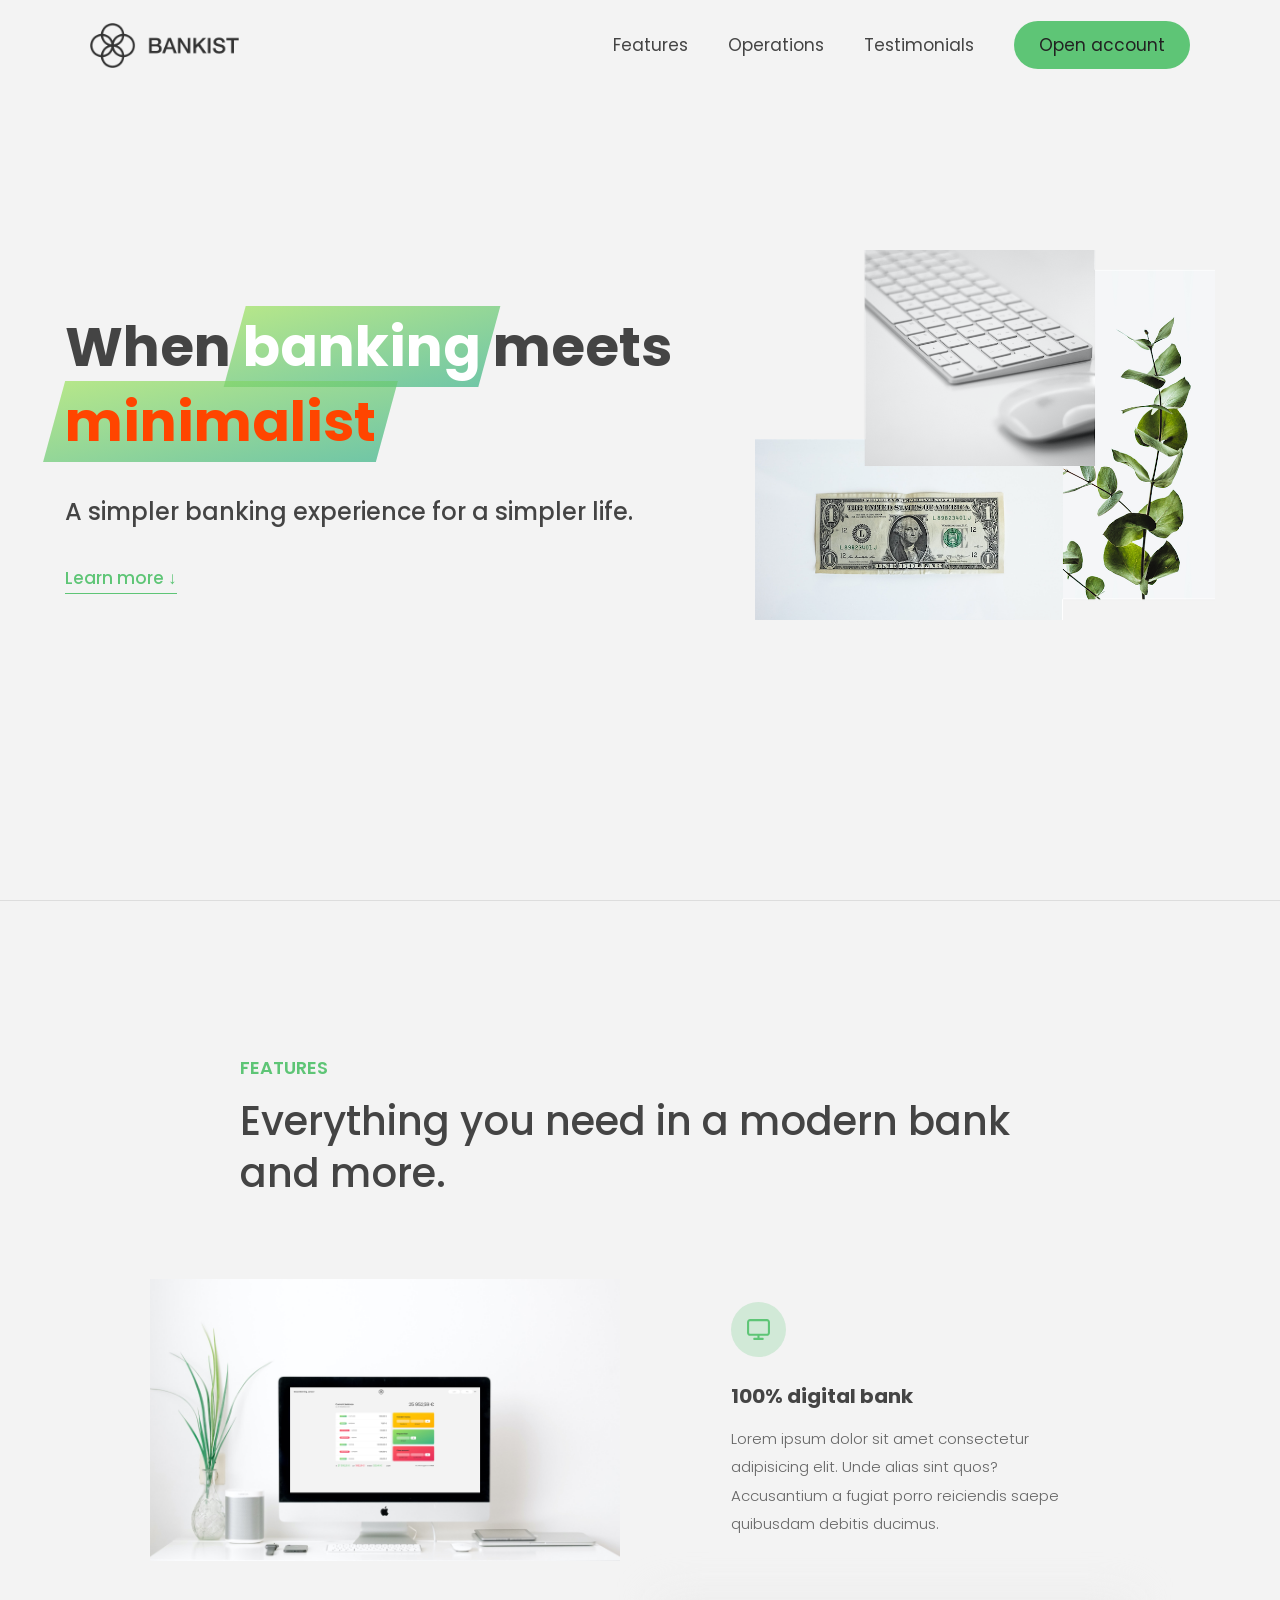
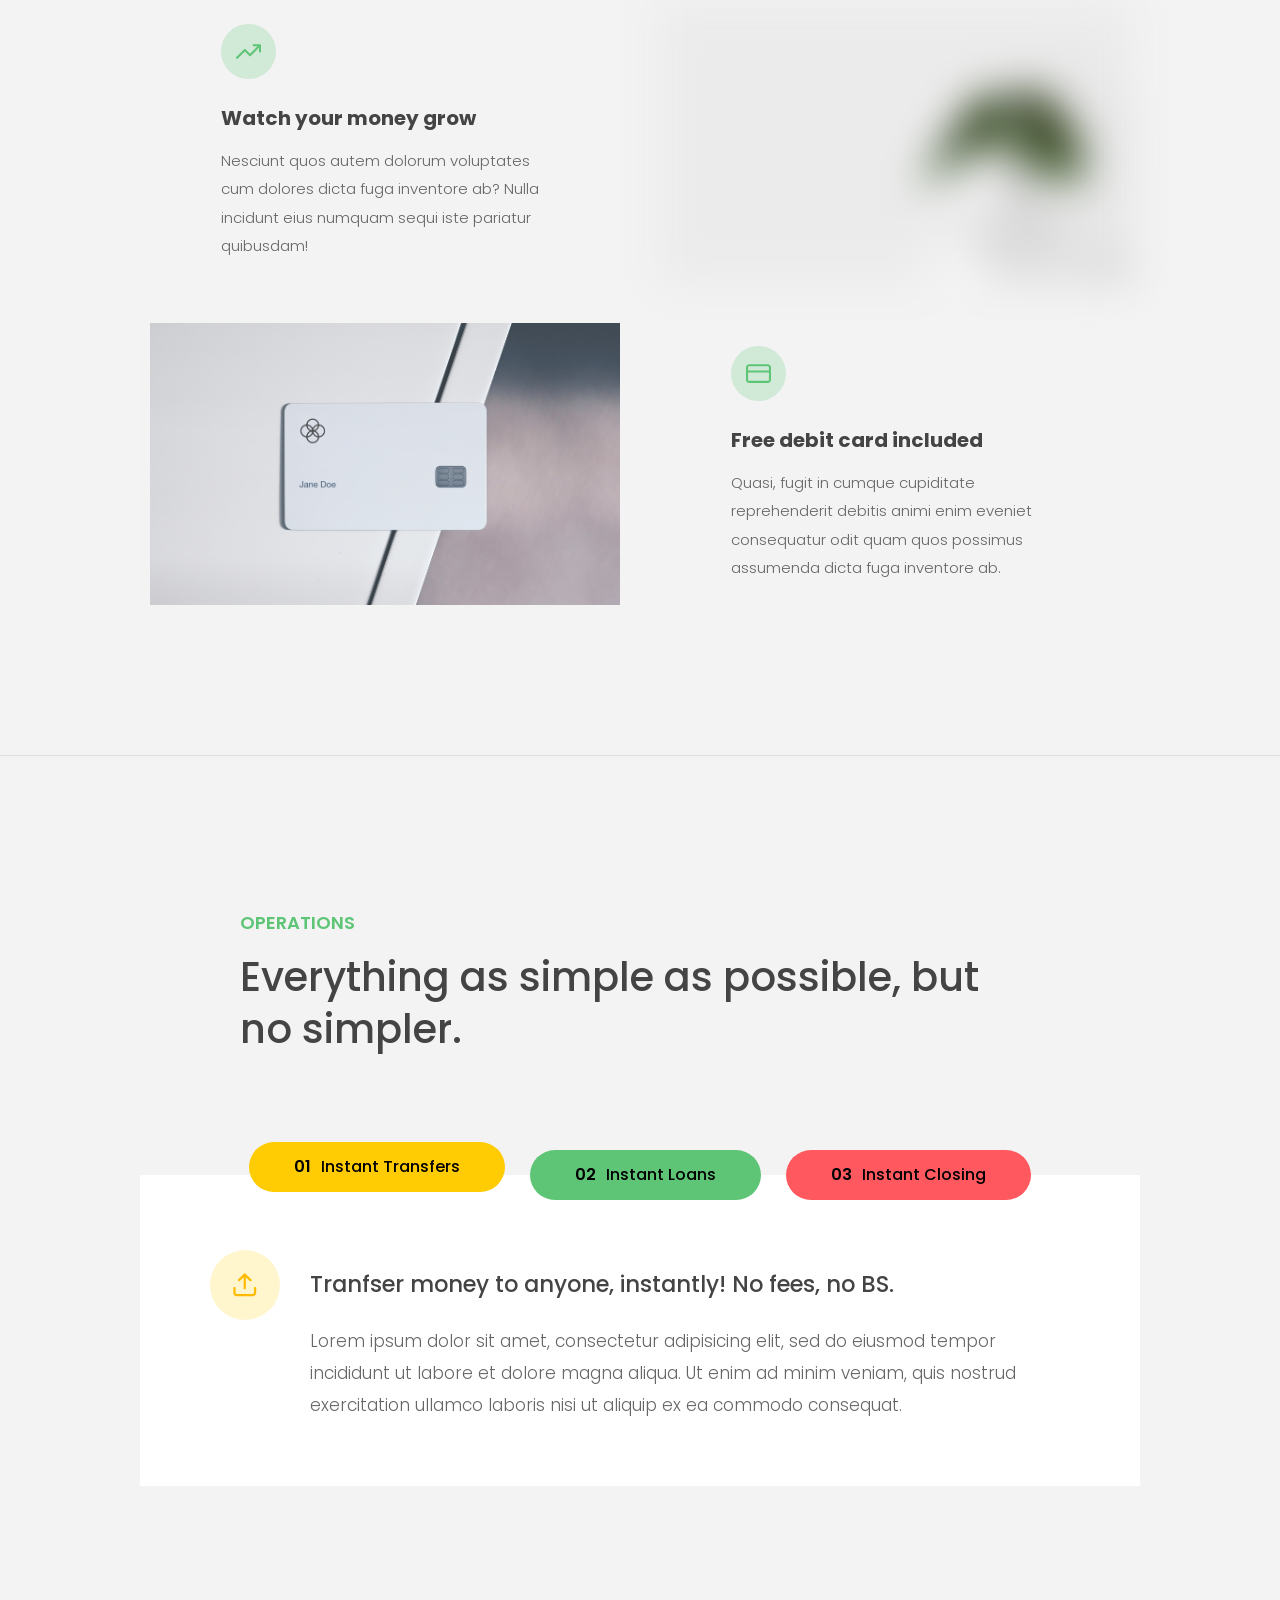
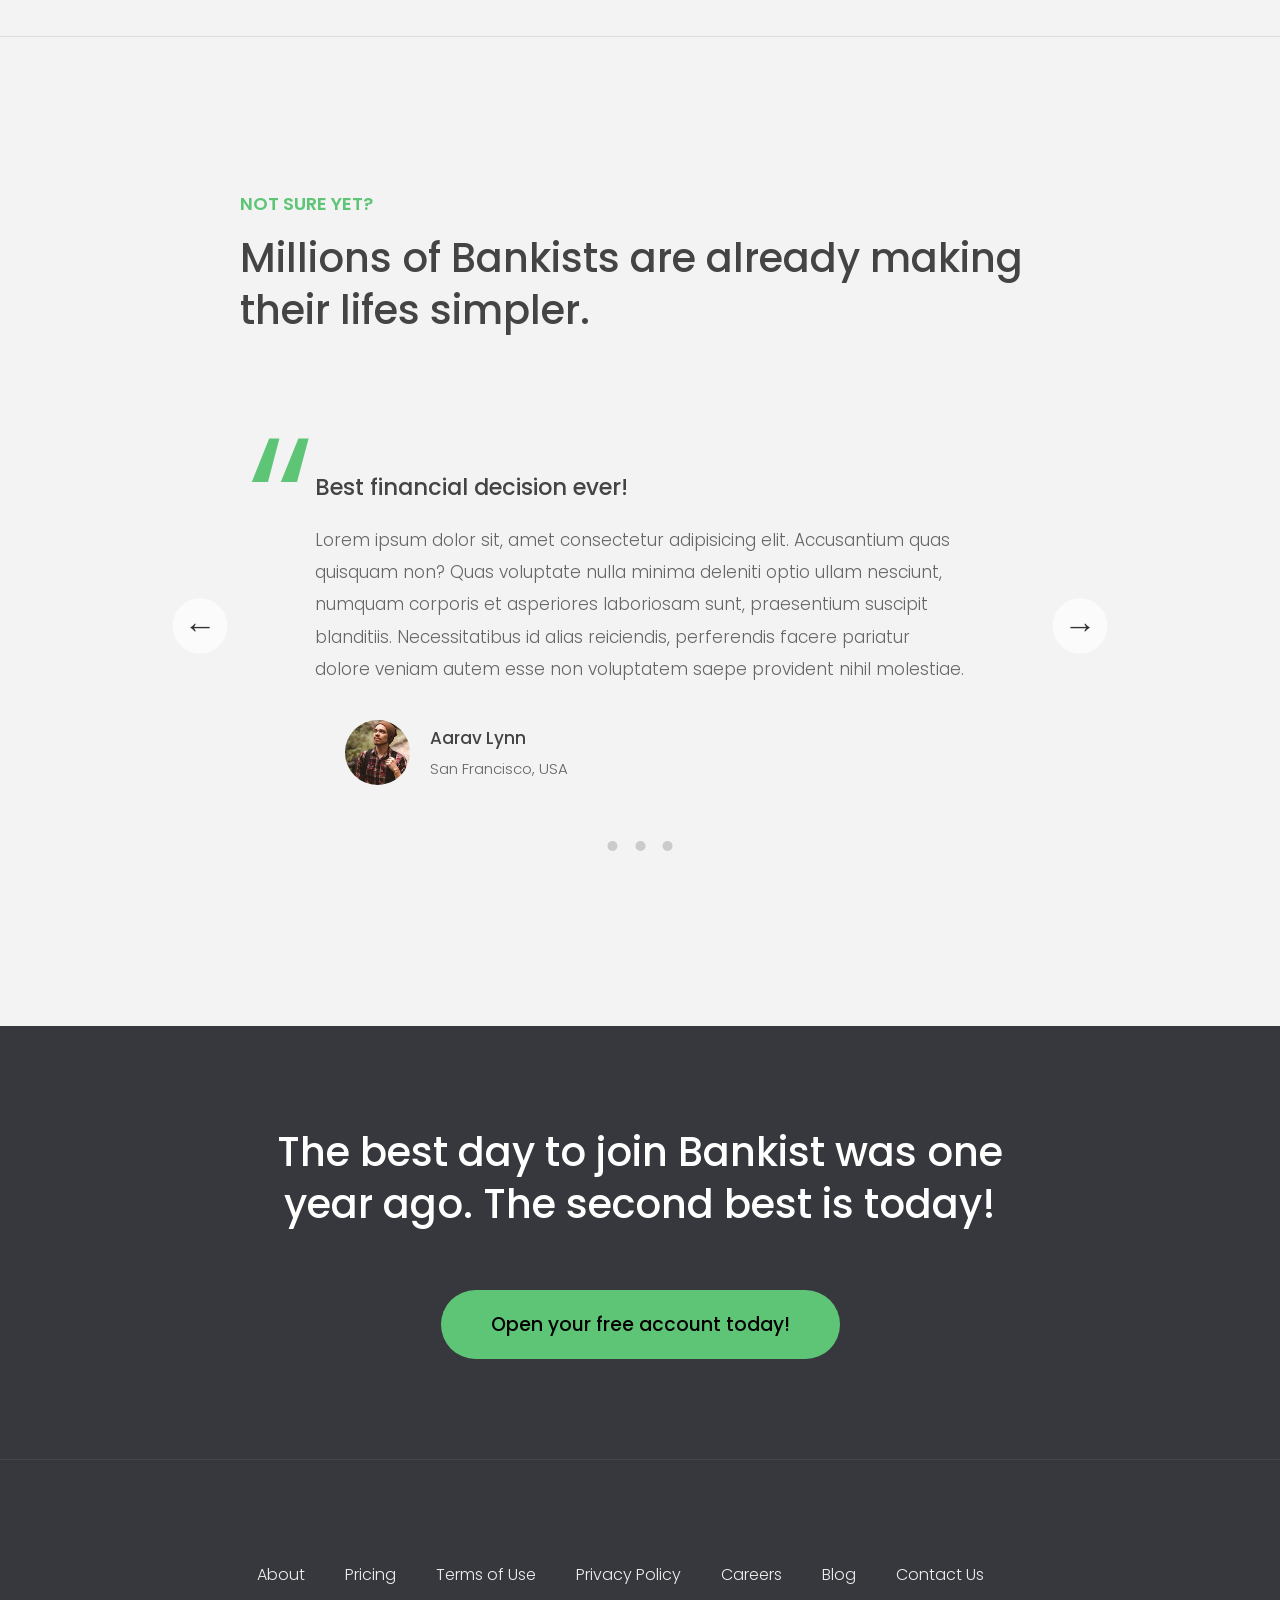
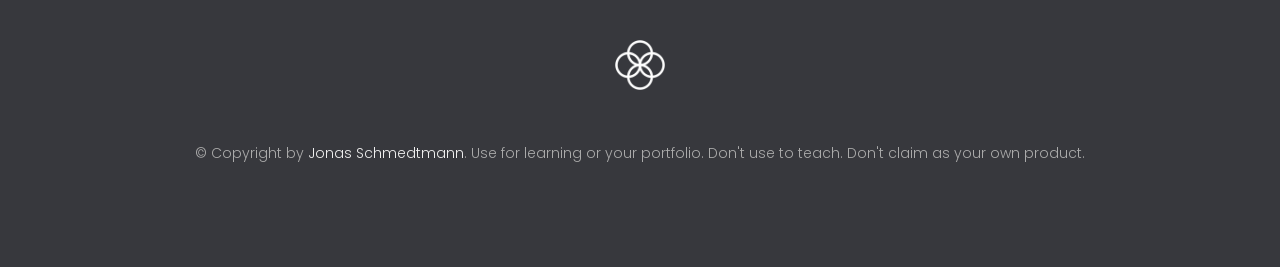
<file: index.html>
<!DOCTYPE html>
<html lang="en">
  <head>
    <meta charset="UTF-8" />
    <meta name="viewport" content="width=device-width, initial-scale=1.0" />
    <meta http-equiv="X-UA-Compatible" content="ie=edge" />
    <link rel="shortcut icon" type="image/png" href="img/icon.png" />

    <link
      href="https://fonts.googleapis.com/css?family=Poppins:300,400,500,600&display=swap"
      rel="stylesheet"
    />
    <link rel="stylesheet" href="style.css" />
    <title>Bankist | When Banking meets Minimalist</title>
  </head>
  <body>
    <header class="header">
      <nav class="nav">
        <img
          src="img/logo.png"
          alt="Bankist logo"
          class="nav__logo"
          id="logo"
          designer="Alan"
          data-version-n="3"
        />
        <ul class="nav__links">
          <li class="nav__item">
            <a class="nav__link" href="#section--1">Features</a>
          </li>
          <li class="nav__item">
            <a class="nav__link" href="#section--2">Operations</a>
          </li>
          <li class="nav__item">
            <a class="nav__link" href="#section--3">Testimonials</a>
          </li>
          <li class="nav__item">
            <a class="nav__link nav__link--btn btn--show-modal" href="#"
              >Open account</a
            >
          </li>
        </ul>
      </nav>

      <div class="header__title">
        <h1>
          When
          <!-- Green highlight effect -->
          <span class="highlight">banking</span>
          meets<br />
          <span class="highlight">minimalist</span>
        </h1>
        <h4>A simpler banking experience for a simpler life.</h4>
        <button class="btn--text btn--scroll-to">Learn more &DownArrow;</button>
        <img
          src="img/hero.png"
          class="header__img"
          alt="Minimalist bank items"
        />
      </div>
      <script defer src="script.js"></script>
    </header>

    <section class="section" id="section--1">
      <div class="section__title">
        <h2 class="section__description">Features</h2>
        <h3 class="section__header">
          Everything you need in a modern bank and more.
        </h3>
      </div>

      <div class="features">
        <img
          src="img/digital-lazy.jpg"
          data-src="img/digital.jpg"
          alt="Computer"
          class="features__img lazy-img"
        />
        <div class="features__feature">
          <div class="features__icon">
            <svg>
              <use xlink:href="img/icons.svg#icon-monitor"></use>
            </svg>
          </div>
          <h5 class="features__header">100% digital bank</h5>
          <p>
            Lorem ipsum dolor sit amet consectetur adipisicing elit. Unde alias
            sint quos? Accusantium a fugiat porro reiciendis saepe quibusdam
            debitis ducimus.
          </p>
        </div>

        <div class="features__feature">
          <div class="features__icon">
            <svg>
              <use xlink:href="img/icons.svg#icon-trending-up"></use>
            </svg>
          </div>
          <h5 class="features__header">Watch your money grow</h5>
          <p>
            Nesciunt quos autem dolorum voluptates cum dolores dicta fuga
            inventore ab? Nulla incidunt eius numquam sequi iste pariatur
            quibusdam!
          </p>
        </div>
        <img
          src="img/grow-lazy.jpg"
          data-src="img/grow.jpg"
          alt="Plant"
          class="features__img lazy-img"
        />

        <img
          src="img/card-lazy.jpg"
          data-src="img/card.jpg"
          alt="Credit card"
          class="features__img lazy-img"
        />
        <div class="features__feature">
          <div class="features__icon">
            <svg>
              <use xlink:href="img/icons.svg#icon-credit-card"></use>
            </svg>
          </div>
          <h5 class="features__header">Free debit card included</h5>
          <p>
            Quasi, fugit in cumque cupiditate reprehenderit debitis animi enim
            eveniet consequatur odit quam quos possimus assumenda dicta fuga
            inventore ab.
          </p>
        </div>
      </div>
    </section>

    <section class="section" id="section--2">
      <div class="section__title">
        <h2 class="section__description">Operations</h2>
        <h3 class="section__header">
          Everything as simple as possible, but no simpler.
        </h3>
      </div>

      <div class="operations">
        <div class="operations__tab-container">
          <button
            class="btn operations__tab operations__tab--1 operations__tab--active"
            data-tab="1"
          >
            <span>01</span>Instant Transfers
          </button>
          <button class="btn operations__tab operations__tab--2" data-tab="2">
            <span>02</span>Instant Loans
          </button>
          <button class="btn operations__tab operations__tab--3" data-tab="3">
            <span>03</span>Instant Closing
          </button>
        </div>
        <div
          class="operations__content operations__content--1 operations__content--active"
        >
          <div class="operations__icon operations__icon--1">
            <svg>
              <use xlink:href="img/icons.svg#icon-upload"></use>
            </svg>
          </div>
          <h5 class="operations__header">
            Tranfser money to anyone, instantly! No fees, no BS.
          </h5>
          <p>
            Lorem ipsum dolor sit amet, consectetur adipisicing elit, sed do
            eiusmod tempor incididunt ut labore et dolore magna aliqua. Ut enim
            ad minim veniam, quis nostrud exercitation ullamco laboris nisi ut
            aliquip ex ea commodo consequat.
          </p>
        </div>

        <div class="operations__content operations__content--2">
          <div class="operations__icon operations__icon--2">
            <svg>
              <use xlink:href="img/icons.svg#icon-home"></use>
            </svg>
          </div>
          <h5 class="operations__header">
            Buy a home or make your dreams come true, with instant loans.
          </h5>
          <p>
            Duis aute irure dolor in reprehenderit in voluptate velit esse
            cillum dolore eu fugiat nulla pariatur. Excepteur sint occaecat
            cupidatat non proident, sunt in culpa qui officia deserunt mollit
            anim id est laborum.
          </p>
        </div>
        <div class="operations__content operations__content--3">
          <div class="operations__icon operations__icon--3">
            <svg>
              <use xlink:href="img/icons.svg#icon-user-x"></use>
            </svg>
          </div>
          <h5 class="operations__header">
            No longer need your account? No problem! Close it instantly.
          </h5>
          <p>
            Excepteur sint occaecat cupidatat non proident, sunt in culpa qui
            officia deserunt mollit anim id est laborum. Ut enim ad minim
            veniam, quis nostrud exercitation ullamco laboris nisi ut aliquip ex
            ea commodo consequat.
          </p>
        </div>
      </div>
    </section>

    <section class="section" id="section--3">
      <div class="section__title section__title--testimonials">
        <h2 class="section__description">Not sure yet?</h2>
        <h3 class="section__header">
          Millions of Bankists are already making their lifes simpler.
        </h3>
      </div>

      <div class="slider">
        <div class="slide slide--1">
          <div class="testimonial">
            <h5 class="testimonial__header">Best financial decision ever!</h5>
            <blockquote class="testimonial__text">
              Lorem ipsum dolor sit, amet consectetur adipisicing elit.
              Accusantium quas quisquam non? Quas voluptate nulla minima
              deleniti optio ullam nesciunt, numquam corporis et asperiores
              laboriosam sunt, praesentium suscipit blanditiis. Necessitatibus
              id alias reiciendis, perferendis facere pariatur dolore veniam
              autem esse non voluptatem saepe provident nihil molestiae.
            </blockquote>
            <address class="testimonial__author">
              <img src="img/user-1.jpg" alt="" class="testimonial__photo" />
              <h6 class="testimonial__name">Aarav Lynn</h6>
              <p class="testimonial__location">San Francisco, USA</p>
            </address>
          </div>
        </div>

        <div class="slide slide--2">
          <div class="testimonial">
            <h5 class="testimonial__header">
              The last step to becoming a complete minimalist
            </h5>
            <blockquote class="testimonial__text">
              Quisquam itaque deserunt ullam, quia ea repellendus provident,
              ducimus neque ipsam modi voluptatibus doloremque, corrupti
              laborum. Incidunt numquam perferendis veritatis neque repellendus.
              Lorem, ipsum dolor sit amet consectetur adipisicing elit. Illo
              deserunt exercitationem deleniti.
            </blockquote>
            <address class="testimonial__author">
              <img src="img/user-2.jpg" alt="" class="testimonial__photo" />
              <h6 class="testimonial__name">Miyah Miles</h6>
              <p class="testimonial__location">London, UK</p>
            </address>
          </div>
        </div>

        <div class="slide slide--3">
          <div class="testimonial">
            <h5 class="testimonial__header">
              Finally free from old-school banks
            </h5>
            <blockquote class="testimonial__text">
              Debitis, nihil sit minus suscipit magni aperiam vel tenetur
              incidunt commodi architecto numquam omnis nulla autem,
              necessitatibus blanditiis modi similique quidem. Odio aliquam
              culpa dicta beatae quod maiores ipsa minus consequatur error sunt,
              deleniti saepe aliquid quos inventore sequi. Necessitatibus id
              alias reiciendis, perferendis facere.
            </blockquote>
            <address class="testimonial__author">
              <img src="img/user-3.jpg" alt="" class="testimonial__photo" />
              <h6 class="testimonial__name">Francisco Gomes</h6>
              <p class="testimonial__location">Lisbon, Portugal</p>
            </address>
          </div>
        </div>
        <!-- 
        <div class="slide"><img src="img/img-1.jpg" alt="Photo 1" /></div>
        <div class="slide"><img src="img/img-2.jpg" alt="Photo 2" /></div>
        <div class="slide"><img src="img/img-3.jpg" alt="Photo 3" /></div>
        <div class="slide"><img src="img/img-4.jpg" alt="Photo 4" /></div> -->
        <button class="slider__btn slider__btn--left">&larr;</button>
        <button class="slider__btn slider__btn--right">&rarr;</button>
        <div class="dots"></div>
      </div>
    </section>

    <section class="section section--sign-up">
      <div class="section__title">
        <h3 class="section__header">
          The best day to join Bankist was one year ago. The second best is
          today!
        </h3>
      </div>
      <button class="btn btn--show-modal">Open your free account today!</button>
    </section>

    <footer class="footer">
      <ul class="footer__nav">
        <li class="footer__item">
          <a class="footer__link" href="#">About</a>
        </li>
        <li class="footer__item">
          <a class="footer__link" href="#">Pricing</a>
        </li>
        <li class="footer__item">
          <a class="footer__link" href="#">Terms of Use</a>
        </li>
        <li class="footer__item">
          <a class="footer__link" href="#">Privacy Policy</a>
        </li>
        <li class="footer__item">
          <a class="footer__link" href="#">Careers</a>
        </li>
        <li class="footer__item">
          <a class="footer__link" href="#">Blog</a>
        </li>
        <li class="footer__item">
          <a class="footer__link" href="#">Contact Us</a>
        </li>
      </ul>
      <img src="img/icon.png" alt="Logo" class="footer__logo" />
      <p class="footer__copyright">
        &copy; Copyright by
        <a
          class="footer__link twitter-link"
          target="_blank"
          href="https://twitter.com/jonasschmedtman"
          >Jonas Schmedtmann</a
        >. Use for learning or your portfolio. Don't use to teach. Don't claim
        as your own product.
      </p>
    </footer>

    <div class="modal hidden">
      <button class="btn--close-modal">&times;</button>
      <h2 class="modal__header">
        Open your bank account <br />
        in just <span class="highlight">5 minutes</span>
      </h2>
      <form class="modal__form" action="index2.html" method="GET">
        <label>First Name</label>
        <input type="text" required />
        <label>Last Name</label>
        <input type="text" required />
        <label>Email Address</label>
        <input type="email" required />
        <button class="btn" type="submit">Next step &rarr;</button>
      </form>
    </div>
    <div class="overlay hidden"></div>

    <!-- <script src="script.js"></script> -->
  </body>
</html>
</file>
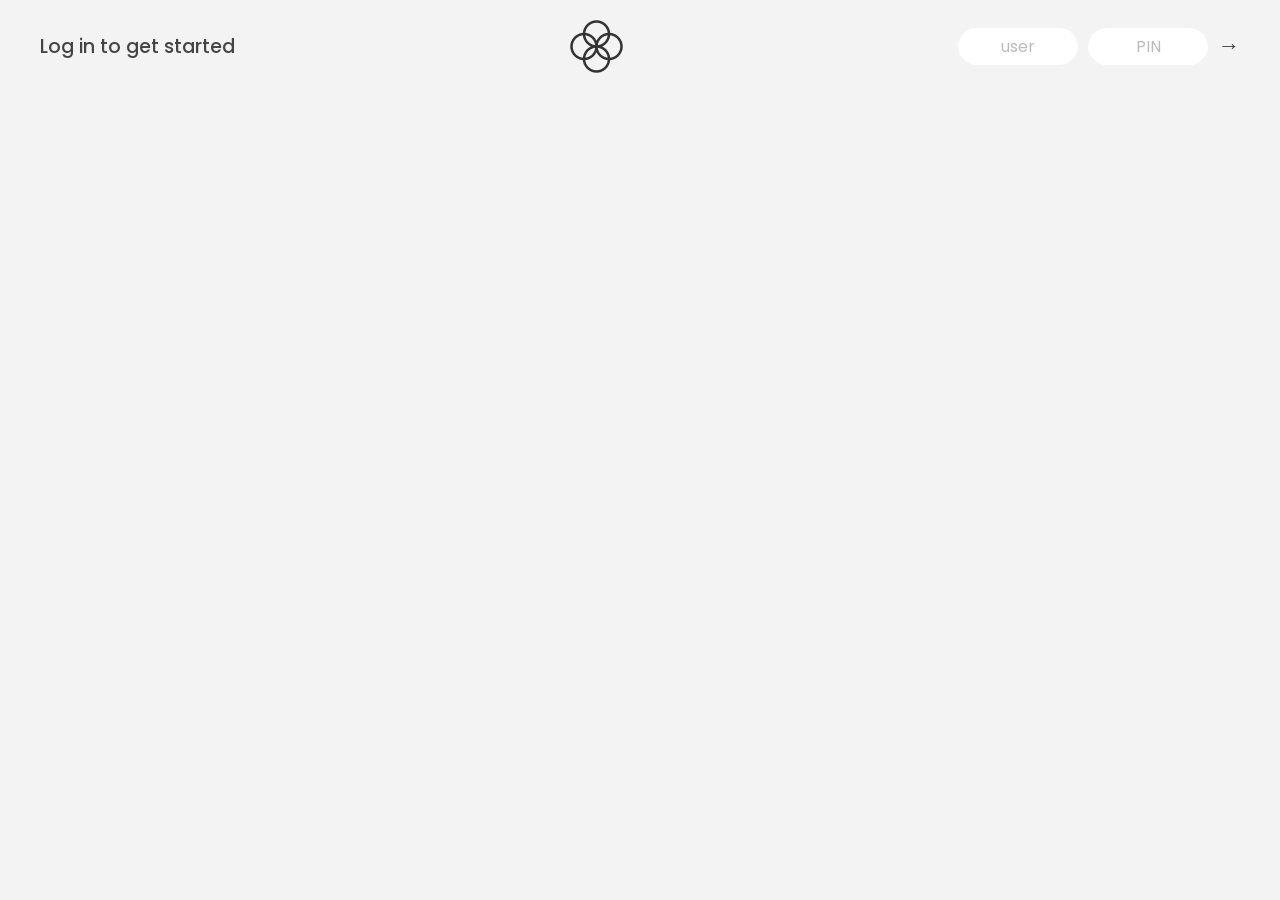
<file: index2.html>
<!DOCTYPE html>
<html lang="en">
  <head>
    <meta charset="UTF-8" />
    <meta name="viewport" content="width=device-width, initial-scale=1.0" />
    <meta http-equiv="X-UA-Compatible" content="ie=edge" />
    <link rel="shortcut icon" type="image/png" href="/icon.png" />

    <link
      href="https://fonts.googleapis.com/css?family=Poppins:400,500,600&display=swap"
      rel="stylesheet"
    />

    <link rel="stylesheet" href="general.css" />
    <title>Bankist</title>
  </head>
  <body>
    <!-- TOP NAVIGATION -->
    <nav>
      <p class="welcome">Log in to get started</p>
      <img src="logo.png" alt="Logo" class="logo" />
      <form class="login">
        <input
          type="text"
          placeholder="user"
          class="login__input login__input--user"
        />
        <!-- In practice, use type="password" -->
        <input
          type="text"
          placeholder="PIN"
          maxlength="4"
          class="login__input login__input--pin"
        />
        <button class="login__btn">&rarr;</button>
      </form>
    </nav>

    <main class="app">
      <!-- BALANCE -->
      <div class="balance">
        <div>
          <p class="balance__label">Current balance</p>
          <p class="balance__date">
            As of <span class="date">05/03/2037</span>
          </p>
        </div>
        <p class="balance__value">0000€</p>
      </div>

      <!-- MOVEMENTS -->
      <div class="movements">
        <div class="movements__row">
          <div class="movements__type movements__type--deposit">2 deposit</div>
          <div class="movements__date">3 days ago</div>
          <div class="movements__value">4 000€</div>
        </div>
        <div class="movements__row">
          <div class="movements__type movements__type--withdrawal">
            1 withdrawal
          </div>
          <div class="movements__date">24/01/2037</div>
          <div class="movements__value">-378€</div>
        </div>
      </div>

      <!-- SUMMARY -->
      <div class="summary">
        <p class="summary__label">In</p>
        <p class="summary__value summary__value--in">0000€</p>
        <p class="summary__label">Out</p>
        <p class="summary__value summary__value--out">0000€</p>
        <p class="summary__label">Interest</p>
        <p class="summary__value summary__value--interest">0000€</p>
        <button class="btn--sort">&downarrow; SORT</button>
      </div>

      <!-- OPERATION: TRANSFERS -->
      <div class="operation operation--transfer">
        <h2>Transfer money</h2>
        <form class="form form--transfer">
          <input type="text" class="form__input form__input--to" />
          <input type="number" class="form__input form__input--amount" />
          <button class="form__btn form__btn--transfer">&rarr;</button>
          <label class="form__label">Transfer to</label>
          <label class="form__label">Amount</label>
        </form>
      </div>

      <!-- OPERATION: LOAN -->
      <div class="operation operation--loan">
        <h2>Request loan</h2>
        <form class="form form--loan">
          <input type="number" class="form__input form__input--loan-amount" />
          <button class="form__btn form__btn--loan">&rarr;</button>
          <label class="form__label form__label--loan">Amount</label>
        </form>
      </div>

      <!-- OPERATION: CLOSE -->
      <div class="operation operation--close">
        <h2>Close account</h2>
        <form class="form form--close">
          <input type="text" class="form__input form__input--user" />
          <input
            type="password"
            maxlength="6"
            class="form__input form__input--pin"
          />
          <button class="form__btn form__btn--close">&rarr;</button>
          <label class="form__label">Confirm user</label>
          <label class="form__label">Confirm PIN</label>
        </form>
      </div>

      <!-- LOGOUT TIMER -->
      <p class="logout-timer">
        You will be logged out in <span class="timer">05:00</span>
      </p>
    </main>

    <!-- <footer>
      &copy; by Jonas Schmedtmann. Don't claim as your own :)
    </footer> -->

    <script src="script2.js"></script>
  </body>
</html>
</file>
<file: style.css>
/* The page is NOT responsive. You can implement responsiveness yourself if you wanna have some fun 😃 */

:root {
  --color-primary: #5ec576;
  --color-secondary: #ffcb03;
  --color-tertiary: #ff585f;
  --color-primary-darker: #4bbb7d;
  --color-secondary-darker: #ffbb00;
  --color-tertiary-darker: #fd424b;
  --color-primary-opacity: #5ec5763a;
  --color-secondary-opacity: #ffcd0331;
  --color-tertiary-opacity: #ff58602d;
  --gradient-primary: linear-gradient(to top left, #39b385, #9be15d);
  --gradient-secondary: linear-gradient(to top left, #ffb003, #ffcb03);
}

* {
  margin: 0;
  padding: 0;
  box-sizing: inherit;
}

html {
  font-size: 62.5%;
  box-sizing: border-box;
}

body {
  font-family: 'Poppins', sans-serif;
  font-weight: 300;
  color: #444;
  line-height: 1.9;
  background-color: #f3f3f3;
}

/* GENERAL ELEMENTS */
.section {
  padding: 15rem 3rem;
  border-top: 1px solid #ddd;

  transition: transform 1s, opacity 1s;
}

.section--hidden {
  opacity: 0;
  transform: translateY(8rem);
}

.section__title {
  max-width: 80rem;
  margin: 0 auto 8rem auto;
}

.section__description {
  font-size: 1.8rem;
  font-weight: 600;
  text-transform: uppercase;
  color: var(--color-primary);
  margin-bottom: 1rem;
}

.section__header {
  font-size: 4rem;
  line-height: 1.3;
  font-weight: 500;
}

.btn {
  display: inline-block;
  background-color: var(--color-primary);
  font-size: 1.6rem;
  font-family: inherit;
  font-weight: 500;
  border: none;
  padding: 1.25rem 4.5rem;
  border-radius: 10rem;
  cursor: pointer;
  transition: all 0.3s;
}

.btn:hover {
  background-color: var(--color-primary-darker);
}

.btn--text {
  display: inline-block;
  background: none;
  font-size: 1.7rem;
  font-family: inherit;
  font-weight: 500;
  color: var(--color-primary);
  border: none;
  border-bottom: 1px solid currentColor;
  padding-bottom: 2px;
  cursor: pointer;
  transition: all 0.3s;
}

p {
  color: #666;
}

/* This is BAD for accessibility! Don't do in the real world! */
button:focus {
  outline: none;
}

img {
  transition: filter 0.5s;
}

.lazy-img {
  filter: blur(20px);
}

/* NAVIGATION */
.nav {
  display: flex;
  justify-content: space-between;
  align-items: center;
  height: 9rem;
  width: 100%;
  padding: 0 6rem;
  z-index: 100;
}

/* nav and stickly class at the same time */
.nav.sticky {
  position: fixed;
  background-color: rgba(255, 255, 255, 0.95);
}

.nav__logo {
  height: 4.5rem;
  transition: all 0.3s;
}

.nav__links {
  display: flex;
  align-items: center;
  list-style: none;
}

.nav__item {
  margin-left: 4rem;
}

.nav__link:link,
.nav__link:visited {
  font-size: 1.7rem;
  font-weight: 400;
  color: inherit;
  text-decoration: none;
  display: block;
  transition: all 0.3s;
}

.nav__link--btn:link,
.nav__link--btn:visited {
  padding: 0.8rem 2.5rem;
  border-radius: 3rem;
  background-color: var(--color-primary);
  color: #222;
}

.nav__link--btn:hover,
.nav__link--btn:active {
  color: inherit;
  background-color: var(--color-primary-darker);
  color: #333;
}

/* HEADER */
.header {
  padding: 0 3rem;
  height: 100vh;
  display: flex;
  flex-direction: column;
  align-items: center;
}

.header__title {
  flex: 1;

  max-width: 115rem;
  display: grid;
  grid-template-columns: 3fr 2fr;
  row-gap: 3rem;
  align-content: center;
  justify-content: center;

  align-items: start;
  justify-items: start;
}

h1 {
  font-size: 5.5rem;
  line-height: 1.35;
}

h4 {
  font-size: 2.4rem;
  font-weight: 500;
}

.header__img {
  width: 100%;
  grid-column: 2 / 3;
  grid-row: 1 / span 4;
  transform: translateY(-6rem);
}

.highlight {
  position: relative;
}

.highlight::after {
  display: block;
  content: '';
  position: absolute;
  bottom: 0;
  left: 0;
  height: 100%;
  width: 100%;
  z-index: -1;
  opacity: 0.7;
  transform: scale(1.07, 1.05) skewX(-15deg);
  background-image: var(--gradient-primary);
}

/* FEATURES */
.features {
  display: grid;
  grid-template-columns: 1fr 1fr;
  gap: 4rem;
  margin: 0 12rem;
}

.features__img {
  width: 100%;
}

.features__feature {
  align-self: center;
  justify-self: center;
  width: 70%;
  font-size: 1.5rem;
}

.features__icon {
  display: flex;
  align-items: center;
  justify-content: center;
  background-color: var(--color-primary-opacity);
  height: 5.5rem;
  width: 5.5rem;
  border-radius: 50%;
  margin-bottom: 2rem;
}

.features__icon svg {
  height: 2.5rem;
  width: 2.5rem;
  fill: var(--color-primary);
}

.features__header {
  font-size: 2rem;
  margin-bottom: 1rem;
}

/* OPERATIONS */
.operations {
  max-width: 100rem;
  margin: 12rem auto 0 auto;

  background-color: #fff;
}

.operations__tab-container {
  display: flex;
  justify-content: center;
}

.operations__tab {
  margin-right: 2.5rem;
  transform: translateY(-50%);
}

.operations__tab span {
  margin-right: 1rem;
  font-weight: 600;
  display: inline-block;
}

.operations__tab--1 {
  background-color: var(--color-secondary);
}

.operations__tab--1:hover {
  background-color: var(--color-secondary-darker);
}

.operations__tab--3 {
  background-color: var(--color-tertiary);
  margin: 0;
}

.operations__tab--3:hover {
  background-color: var(--color-tertiary-darker);
}

.operations__tab--active {
  transform: translateY(-66%);
}

.operations__content {
  display: none;

  /* JUST PRESENTATIONAL */
  font-size: 1.7rem;
  padding: 2.5rem 7rem 6.5rem 7rem;
}

.operations__content--active {
  display: grid;
  grid-template-columns: 7rem 1fr;
  column-gap: 3rem;
  row-gap: 0.5rem;
}

.operations__header {
  font-size: 2.25rem;
  font-weight: 500;
  align-self: center;
}

.operations__icon {
  display: flex;
  align-items: center;
  justify-content: center;
  height: 7rem;
  width: 7rem;
  border-radius: 50%;
}

.operations__icon svg {
  height: 2.75rem;
  width: 2.75rem;
}

.operations__content p {
  grid-column: 2;
}

.operations__icon--1 {
  background-color: var(--color-secondary-opacity);
}
.operations__icon--2 {
  background-color: var(--color-primary-opacity);
}
.operations__icon--3 {
  background-color: var(--color-tertiary-opacity);
}
.operations__icon--1 svg {
  fill: var(--color-secondary-darker);
}
.operations__icon--2 svg {
  fill: var(--color-primary);
}
.operations__icon--3 svg {
  fill: var(--color-tertiary);
}

/* SLIDER */

.slider {
  width: 80vw;
  max-width: 100rem;
  height: 50rem;
  margin: 0 auto;
  position: relative;

  /* IN THE END */
  overflow: hidden;
}

.slide {
  position: absolute;
  top: 0;
  width: 100%;
  height: 50rem;

  display: flex;
  align-items: center;
  justify-content: center;

  /* THIS creates the animation! */
  transition: transform 1s;
}

.slide > img {
  /* Only for images that have different size than slide */
  width: 50%;
  height: 50%;
  object-fit: cover;
}
.slider__btn {
  position: absolute;
  top: 50%;
  z-index: 10;

  border: none;
  background: rgba(255, 255, 255, 0.7);
  font-family: inherit;
  color: #333;
  border-radius: 50%;
  height: 5.5rem;
  width: 5.5rem;
  font-size: 3.25rem;
  cursor: pointer;
}

.slider__btn--left {
  left: 6%;
  transform: translate(-50%, -50%);
}

.slider__btn--right {
  right: 6%;
  transform: translate(50%, -50%);
}

.dots {
  position: absolute;
  bottom: 5%;
  left: 50%;
  transform: translateX(-50%);
  display: flex;
}

.dots__dot {
  border: none;
  background-color: #b9b9b9;
  opacity: 0.7;
  height: 1rem;
  width: 1rem;
  border-radius: 50%;
  margin-right: 1.75rem;
  cursor: pointer;
  transition: all 0.5s;

  /* Only necessary when overlying images */
  /* box-shadow: 0 0.6rem 1.5rem rgba(0, 0, 0, 0.7); */
}

.dots__dot:last-child {
  margin: 0;
}

.dots__dot--active {
  /* background-color: #fff; */
  background-color: #888;
  opacity: 1;
}

/* TESTIMONIALS */
.testimonial {
  width: 65%;
  position: relative;
}

.testimonial::before {
  content: '\201C';
  position: absolute;
  top: -5.7rem;
  left: -6.8rem;
  line-height: 1;
  font-size: 20rem;
  font-family: inherit;
  color: var(--color-primary);
  z-index: -1;
}

.testimonial__header {
  font-size: 2.25rem;
  font-weight: 500;
  margin-bottom: 1.5rem;
}

.testimonial__text {
  font-size: 1.7rem;
  margin-bottom: 3.5rem;
  color: #666;
}

.testimonial__author {
  margin-left: 3rem;
  font-style: normal;

  display: grid;
  grid-template-columns: 6.5rem 1fr;
  column-gap: 2rem;
}

.testimonial__photo {
  grid-row: 1 / span 2;
  width: 6.5rem;
  border-radius: 50%;
}

.testimonial__name {
  font-size: 1.7rem;
  font-weight: 500;
  align-self: end;
  margin: 0;
}

.testimonial__location {
  font-size: 1.5rem;
}

.section__title--testimonials {
  margin-bottom: 4rem;
}

/* SIGNUP */
.section--sign-up {
  background-color: #37383d;
  border-top: none;
  border-bottom: 1px solid #444;
  text-align: center;
  padding: 10rem 3rem;
}

.section--sign-up .section__header {
  color: #fff;
  text-align: center;
}

.section--sign-up .section__title {
  margin-bottom: 6rem;
}

.section--sign-up .btn {
  font-size: 1.9rem;
  padding: 2rem 5rem;
}

/* FOOTER */
.footer {
  padding: 10rem 3rem;
  background-color: #37383d;
}

.footer__nav {
  list-style: none;
  display: flex;
  justify-content: center;
  margin-bottom: 5rem;
}

.footer__item {
  margin-right: 4rem;
}

.footer__link {
  font-size: 1.6rem;
  color: #eee;
  text-decoration: none;
}

.footer__logo {
  height: 5rem;
  display: block;
  margin: 0 auto;
  margin-bottom: 5rem;
}

.footer__copyright {
  font-size: 1.4rem;
  color: #aaa;
  text-align: center;
}

.footer__copyright .footer__link {
  font-size: 1.4rem;
}

/* MODAL WINDOW */
.modal {
  position: fixed;
  top: 50%;
  left: 50%;
  transform: translate(-50%, -50%);
  max-width: 60rem;
  background-color: #f3f3f3;
  padding: 5rem 6rem;
  box-shadow: 0 4rem 6rem rgba(0, 0, 0, 0.3);
  z-index: 1000;
  transition: all 0.5s;
}

.overlay {
  position: fixed;
  top: 0;
  left: 0;
  width: 100%;
  height: 100%;
  background-color: rgba(0, 0, 0, 0.5);
  backdrop-filter: blur(4px);
  z-index: 100;
  transition: all 0.5s;
}

.modal__header {
  font-size: 3.25rem;
  margin-bottom: 4.5rem;
  line-height: 1.5;
}

.modal__form {
  margin: 0 3rem;
  display: grid;
  grid-template-columns: 1fr 2fr;
  align-items: center;
  gap: 2.5rem;
}

.modal__form label {
  font-size: 1.7rem;
  font-weight: 500;
}

.modal__form input {
  font-size: 1.7rem;
  padding: 1rem 1.5rem;
  border: 1px solid #ddd;
  border-radius: 0.5rem;
}

.modal__form button {
  grid-column: 1 / span 2;
  justify-self: center;
  margin-top: 1rem;
}

.btn--close-modal {
  font-family: inherit;
  color: inherit;
  position: absolute;
  top: 0.5rem;
  right: 2rem;
  font-size: 4rem;
  cursor: pointer;
  border: none;
  background: none;
}

.hidden {
  visibility: hidden;
  opacity: 0;
}

/* COOKIE MESSAGE */
.cookie-message {
  display: flex;
  align-items: center;
  justify-content: space-evenly;
  width: 100%;
  background-color: white;
  color: #bbb;
  font-size: 1.5rem;
  font-weight: 400;
}
</file>
<file: general.css>
/*
 * Use this CSS to learn some intersting techniques,
 * in case you're wondering how I built the UI.
 * Have fun! 😁
 */

* {
  margin: 0;
  padding: 0;
  box-sizing: inherit;
}

html {
  font-size: 62.5%;
  box-sizing: border-box;
}

body {
  font-family: 'Poppins', sans-serif;
  color: #444;
  background-color: #f3f3f3;
  height: 100vh;
  padding: 2rem;
}

nav {
  display: flex;
  justify-content: space-between;
  align-items: center;
  padding: 0 2rem;
}

.welcome {
  font-size: 1.9rem;
  font-weight: 500;
}

.logo {
  height: 5.25rem;
}

.login {
  display: flex;
}

.login__input {
  border: none;
  padding: 0.5rem 2rem;
  font-size: 1.6rem;
  font-family: inherit;
  text-align: center;
  width: 12rem;
  border-radius: 10rem;
  margin-right: 1rem;
  color: inherit;
  border: 1px solid #fff;
  transition: all 0.3s;
}

.login__input:focus {
  outline: none;
  border: 1px solid #ccc;
}

.login__input::placeholder {
  color: #bbb;
}

.login__btn {
  border: none;
  background: none;
  font-size: 2.2rem;
  color: inherit;
  cursor: pointer;
  transition: all 0.3s;
}

.login__btn:hover,
.login__btn:focus,
.btn--sort:hover,
.btn--sort:focus {
  outline: none;
  color: #777;
}

/* MAIN */
.app {
  position: relative;
  max-width: 100rem;
  margin: 4rem auto;
  display: grid;
  grid-template-columns: 4fr 3fr;
  grid-template-rows: auto repeat(3, 15rem) auto;
  gap: 2rem;

  /* NOTE This creates the fade in/out anumation */
  opacity: 0;
  transition: all 1s;
}

.balance {
  grid-column: 1 / span 2;
  display: flex;
  align-items: flex-end;
  justify-content: space-between;
  margin-bottom: 2rem;
}

.balance__label {
  font-size: 2.2rem;
  font-weight: 500;
  margin-bottom: -0.2rem;
}

.balance__date {
  font-size: 1.4rem;
  color: #888;
}

.balance__value {
  font-size: 4.5rem;
  font-weight: 400;
}

/* MOVEMENTS */
.movements {
  grid-row: 2 / span 3;
  background-color: #fff;
  border-radius: 1rem;
  overflow: scroll;
}

.movements__row {
  padding: 2.25rem 4rem;
  display: flex;
  align-items: center;
  border-bottom: 1px solid #eee;
}

.movements__type {
  font-size: 1.1rem;
  text-transform: uppercase;
  font-weight: 500;
  color: #fff;
  padding: 0.1rem 1rem;
  border-radius: 10rem;
  margin-right: 2rem;
}

.movements__date {
  font-size: 1.1rem;
  text-transform: uppercase;
  font-weight: 500;
  color: #666;
}

.movements__type--deposit {
  background-image: linear-gradient(to top left, #39b385, #9be15d);
}

.movements__type--withdrawal {
  background-image: linear-gradient(to top left, #e52a5a, #ff585f);
}

.movements__value {
  font-size: 1.7rem;
  margin-left: auto;
}

/* SUMMARY */
.summary {
  grid-row: 5 / 6;
  display: flex;
  align-items: baseline;
  padding: 0 0.3rem;
  margin-top: 1rem;
}

.summary__label {
  font-size: 1.2rem;
  font-weight: 500;
  text-transform: uppercase;
  margin-right: 0.8rem;
}

.summary__value {
  font-size: 2.2rem;
  margin-right: 2.5rem;
}

.summary__value--in,
.summary__value--interest {
  color: #66c873;
}

.summary__value--out {
  color: #f5465d;
}

.btn--sort {
  margin-left: auto;
  border: none;
  background: none;
  font-size: 1.3rem;
  font-weight: 500;
  cursor: pointer;
}

/* OPERATIONS */
.operation {
  border-radius: 1rem;
  padding: 3rem 4rem;
  color: #333;
}

.operation--transfer {
  background-image: linear-gradient(to top left, #ffb003, #ffcb03);
}

.operation--loan {
  background-image: linear-gradient(to top left, #39b385, #9be15d);
}

.operation--close {
  background-image: linear-gradient(to top left, #e52a5a, #ff585f);
}

h2 {
  margin-bottom: 1.5rem;
  font-size: 1.7rem;
  font-weight: 600;
  color: #333;
}

.form {
  display: grid;
  grid-template-columns: 2.5fr 2.5fr 1fr;
  grid-template-rows: auto auto;
  gap: 0.4rem 1rem;
}

/* Exceptions for interst */
.form.form--loan {
  grid-template-columns: 2.5fr 1fr 2.5fr;
}
.form__label--loan {
  grid-row: 2;
}
/* End exceptions */

.form__input {
  width: 100%;
  border: none;
  background-color: rgba(255, 255, 255, 0.4);
  font-family: inherit;
  font-size: 1.5rem;
  text-align: center;
  color: #333;
  padding: 0.3rem 1rem;
  border-radius: 0.7rem;
  transition: all 0.3s;
}

.form__input:focus {
  outline: none;
  background-color: rgba(255, 255, 255, 0.6);
}

.form__label {
  font-size: 1.3rem;
  text-align: center;
}

.form__btn {
  border: none;
  border-radius: 0.7rem;
  font-size: 1.8rem;
  background-color: #fff;
  cursor: pointer;
  transition: all 0.3s;
}

.form__btn:focus {
  outline: none;
  background-color: rgba(255, 255, 255, 0.8);
}

.logout-timer {
  padding: 0 0.3rem;
  margin-top: 1.9rem;
  text-align: right;
  font-size: 1.25rem;
}

.timer {
  font-weight: 600;
}
</file>
